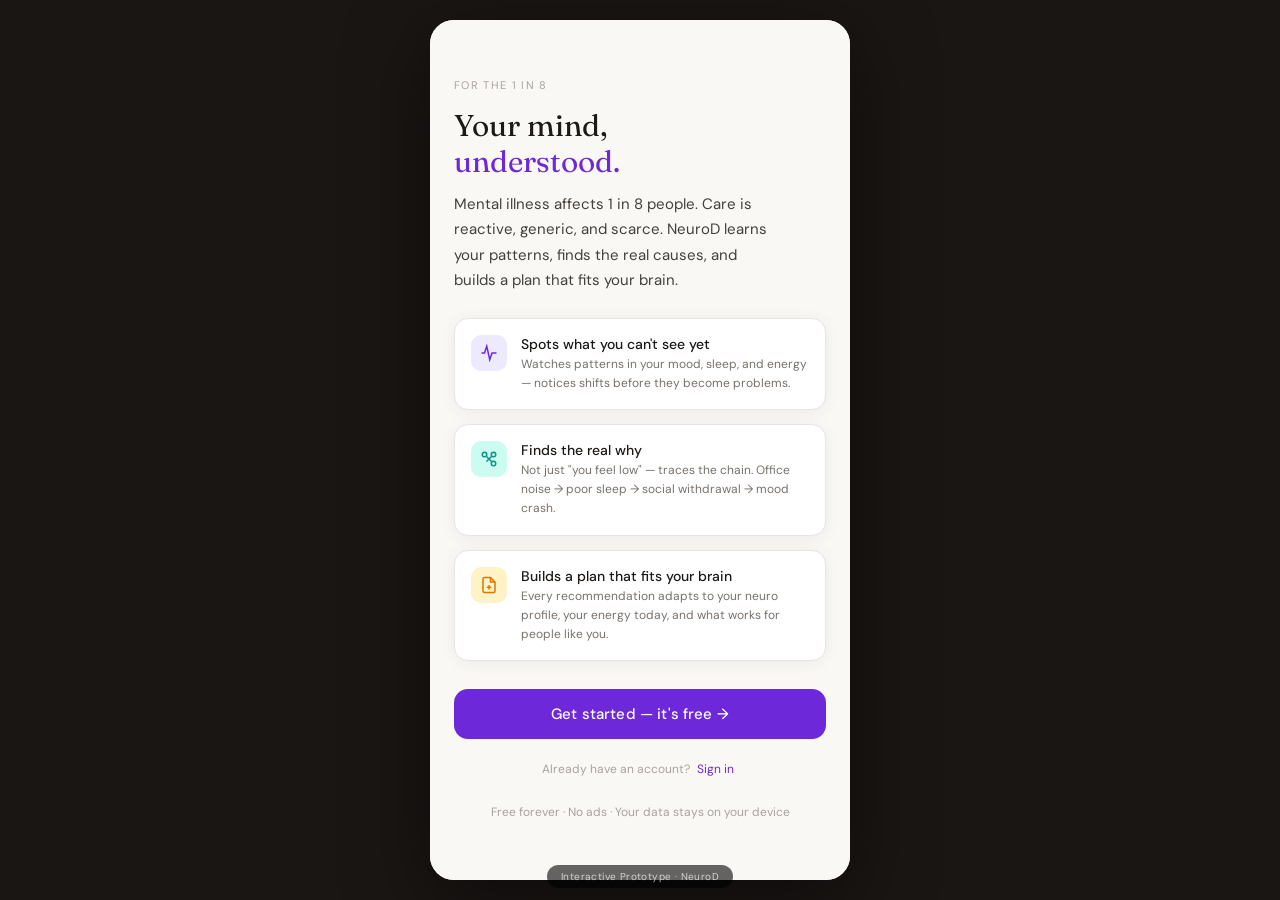
<file: PROTOTYPE.html>
<!DOCTYPE html>
<html lang="en">
<head>
<meta charset="UTF-8">
<meta name="viewport" content="width=device-width, initial-scale=1.0, viewport-fit=cover">
<title>NeuroD — Prototype</title>
<link rel="preconnect" href="https://fonts.googleapis.com">
<link href="https://fonts.googleapis.com/css2?family=Fraunces:ital,opsz,wght@0,9..144,300;0,9..144,400;0,9..144,500;1,9..144,300&family=DM+Sans:wght@300;400;500;600&display=swap" rel="stylesheet">
<style>
  :root {
    --cream: #FAF8F4;
    --white: #FFFFFF;
    --purple: #6D28D9;
    --purple-light: #EDE9FE;
    --purple-mid: #8B5CF6;
    --purple-deep: #5B21B6;
    --teal: #0D9488;
    --teal-light: #CCFBF1;
    --amber: #D97706;
    --amber-light: #FEF3C7;
    --orange: #EA580C;
    --rose: #BE185D;
    --text-dark: #1C1917;
    --text-mid: #44403C;
    --text-soft: #78716C;
    --text-muted: #A8A29E;
    --border: #E7E5E4;
    --border-soft: #F5F5F4;
    --shadow: 0 2px 16px rgba(0,0,0,0.06);
    --shadow-lg: 0 8px 40px rgba(0,0,0,0.10);
    --r: 14px;
    --r-sm: 8px;
  }

  * { box-sizing: border-box; margin: 0; padding: 0; }
  html, body { height: 100%; font-family: 'DM Sans', sans-serif; background: #1a1614; }
  body { display: flex; align-items: center; justify-content: center; min-height: 100vh; padding: 16px; }

  #shell {
    width: 100%; max-width: 420px; height: 100vh; max-height: 860px;
    margin: 0 auto; position: relative; overflow: hidden;
    background: var(--cream); border-radius: 24px;
    box-shadow: 0 20px 80px rgba(0,0,0,0.5);
    display: flex; flex-direction: column;
  }

  /* Screens */
  .screen {
    position: absolute; inset: 0; overflow-y: auto; overflow-x: hidden;
    background: var(--cream);
    transition: transform 0.35s cubic-bezier(0.4,0,0.2,1), opacity 0.3s ease;
    display: flex; flex-direction: column;
  }
  .screen.hidden { transform: translateX(100%); opacity: 0; pointer-events: none; }
  .screen.prev { transform: translateX(-40%); opacity: 0; pointer-events: none; }

  /* Nav */
  .nav {
    position: sticky; top: 0; z-index: 10;
    background: rgba(250,248,244,0.92); backdrop-filter: blur(12px);
    padding: 14px 20px 10px;
    border-bottom: 1px solid var(--border-soft);
    display: flex; align-items: center; gap: 10px;
  }
  .nav-back {
    width: 32px; height: 32px; border-radius: 50%;
    background: var(--border-soft); border: none; cursor: pointer;
    display: flex; align-items: center; justify-content: center;
    font-size: 14px; color: var(--text-mid); flex-shrink: 0;
  }
  .nav-back:hover { background: var(--border); }
  .nav-title { font-family: 'Fraunces', serif; font-size: 16px; font-weight: 400; color: var(--text-dark); }
  .nav-step { margin-left: auto; font-size: 12px; color: var(--text-muted); }

  /* Celebration banner */
  .celebration {
    background: linear-gradient(90deg, #7C3AED11, #0D948811, #D9770611, #E85D2411);
    border-bottom: 1px solid var(--border-soft);
    padding: 8px 20px;
    display: flex; align-items: center; gap: 8px; font-size: 11px; color: var(--text-mid);
  }
  .celebration strong { color: var(--purple); font-weight: 500; }

  /* Typography */
  h1 { font-family: 'Fraunces', serif; font-size: 28px; font-weight: 400; line-height: 1.25; color: var(--text-dark); }
  h2 { font-family: 'Fraunces', serif; font-size: 21px; font-weight: 400; line-height: 1.3; color: var(--text-dark); }
  h3 { font-family: 'Fraunces', serif; font-size: 17px; font-weight: 400; color: var(--text-dark); }
  p { font-size: 14px; line-height: 1.75; color: var(--text-mid); }
  .small { font-size: 12px; color: var(--text-soft); line-height: 1.6; }
  .muted { color: var(--text-muted); }

  /* Buttons */
  .btn-primary {
    width: 100%; padding: 15px 20px; border-radius: var(--r);
    background: var(--purple); color: white; border: none;
    font-family: 'DM Sans', sans-serif; font-size: 15px; font-weight: 500;
    cursor: pointer; transition: all 0.2s; letter-spacing: 0.01em;
  }
  .btn-primary:hover { background: var(--purple-deep); transform: translateY(-1px); box-shadow: 0 4px 20px rgba(109,40,217,0.3); }
  .btn-secondary {
    width: 100%; padding: 13px 20px; border-radius: var(--r);
    background: transparent; color: var(--purple); border: 1.5px solid var(--purple-mid);
    font-family: 'DM Sans', sans-serif; font-size: 14px; font-weight: 500;
    cursor: pointer; transition: all 0.2s;
  }
  .btn-secondary:hover { background: var(--purple-light); }
  .btn-ghost {
    background: none; border: none; cursor: pointer;
    font-family: 'DM Sans', sans-serif; font-size: 14px;
    color: var(--text-soft); padding: 8px 4px;
  }
  .btn-ghost:hover { color: var(--text-dark); }

  /* Cards */
  .card { background: white; border-radius: var(--r); border: 1px solid var(--border); padding: 18px; box-shadow: var(--shadow); }
  .card-soft { background: var(--border-soft); border-radius: var(--r); padding: 16px; border: 1px solid var(--border); }

  /* Pills */
  .pill {
    display: inline-flex; align-items: center; gap: 5px;
    padding: 5px 12px; border-radius: 99px;
    font-size: 12px; font-weight: 500; cursor: pointer;
    border: 1.5px solid transparent; transition: all 0.18s; user-select: none;
  }
  .pill-outline { border-color: var(--border); color: var(--text-mid); background: white; }
  .pill-outline:hover { border-color: var(--purple-mid); color: var(--purple); }
  .pill-selected { border-color: var(--purple); color: var(--purple); background: var(--purple-light); }
  .pill-teal { border-color: var(--teal); color: var(--teal); background: var(--teal-light); }

  /* Mood grid */
  .mood-grid { display: grid; grid-template-columns: repeat(5,1fr); gap: 8px; }
  .mood-btn {
    aspect-ratio: 1; border-radius: var(--r-sm); border: 1.5px solid var(--border);
    background: white; cursor: pointer; display: flex; flex-direction: column;
    align-items: center; justify-content: center; gap: 3px; transition: all 0.18s; font-size: 20px;
  }
  .mood-btn span { font-size: 10px; color: var(--text-muted); }
  .mood-btn:hover { border-color: var(--purple-mid); transform: scale(1.05); }
  .mood-btn.selected { border-color: var(--purple); background: var(--purple-light); }

  /* Pulse grid — 3x3 */
  .pulse-grid { display: grid; grid-template-columns: repeat(3,1fr); gap: 10px; }
  .pulse-btn {
    aspect-ratio: 1; border-radius: 12px; border: 1.5px solid var(--border);
    background: white; cursor: pointer; display: flex; flex-direction: column;
    align-items: center; justify-content: center; gap: 4px; transition: all 0.2s; font-size: 28px;
  }
  .pulse-btn .pulse-label { font-size: 11px; color: var(--text-soft); font-weight: 400; }
  .pulse-btn:hover { border-color: var(--purple-mid); transform: scale(1.04); background: var(--purple-light); }
  .pulse-btn:active { transform: scale(0.97); }

  /* Sleep track */
  .sleep-track { display: flex; gap: 6px; justify-content: space-between; }
  .sleep-btn {
    flex: 1; padding: 9px 2px; border-radius: var(--r-sm);
    border: 1.5px solid var(--border); background: white; cursor: pointer;
    font-size: 12px; color: var(--text-soft); text-align: center; transition: all 0.18s;
  }
  .sleep-btn:hover { border-color: var(--teal); color: var(--teal); }
  .sleep-btn.selected { border-color: var(--teal); background: var(--teal-light); color: var(--teal); }

  /* Toggle row */
  .toggle-row { display: flex; gap: 6px; }
  .toggle-btn {
    flex: 1; padding: 9px 8px; border-radius: var(--r-sm);
    border: 1.5px solid var(--border); background: white; cursor: pointer;
    font-size: 12px; color: var(--text-soft); text-align: center; transition: all 0.18s;
    font-family: 'DM Sans', sans-serif;
  }
  .toggle-btn:hover { border-color: var(--teal); }
  .toggle-btn.selected { border-color: var(--teal); background: var(--teal-light); color: var(--teal); font-weight: 500; }

  /* Progress dots */
  .progress-dots { display: flex; gap: 6px; justify-content: center; margin: 8px 0; }
  .dot { width: 6px; height: 6px; border-radius: 50%; background: var(--border); transition: all 0.2s; }
  .dot.active { width: 20px; border-radius: 3px; background: var(--purple); }
  .dot.done { background: var(--purple-light); border: 1px solid var(--purple); }

  /* Strength tags */
  .strength-row { display: flex; gap: 8px; flex-wrap: wrap; }
  .strength-tag {
    padding: 5px 10px; border-radius: 99px; font-size: 11px; font-weight: 500;
    display: flex; align-items: center; gap: 4px;
  }
  .st-purple { background: var(--purple-light); color: var(--purple); }
  .st-teal { background: var(--teal-light); color: var(--teal); }
  .st-amber { background: var(--amber-light); color: var(--amber); }
  .st-rose { background: #FCE7F3; color: var(--rose); }

  /* Signal chip */
  .signal-chip {
    display: inline-flex; align-items: center; gap: 5px;
    padding: 4px 10px; border-radius: 99px; font-size: 11px; font-weight: 500;
  }
  .sc-good { background: var(--teal-light); color: var(--teal); }
  .sc-watch { background: var(--amber-light); color: var(--amber); }
  .sc-act { background: #FFEDD5; color: var(--orange); }

  /* Causal chain */
  .causal-step {
    display: flex; align-items: center; gap: 10px; padding: 8px 0;
  }
  .causal-node {
    width: 32px; height: 32px; border-radius: 8px;
    display: flex; align-items: center; justify-content: center;
    font-size: 14px; flex-shrink: 0;
  }
  .causal-arrow { margin-left: 14px; font-size: 16px; color: var(--text-muted); line-height: 1; }
  .causal-label { font-size: 12px; color: var(--text-mid); flex: 1; }
  .causal-lag { font-size: 10px; color: var(--teal); font-weight: 500; background: var(--teal-light); padding: 2px 6px; border-radius: 4px; }

  /* Chat */
  .bubble-ai {
    background: white; border: 1px solid var(--border);
    border-radius: 16px 16px 16px 4px; padding: 12px 14px;
    font-size: 13px; line-height: 1.65; color: var(--text-mid); max-width: 88%;
  }
  .bubble-user {
    background: var(--purple); border-radius: 16px 16px 4px 16px;
    padding: 10px 14px; font-size: 13px; line-height: 1.55; color: white;
    max-width: 80%; margin-left: auto;
  }
  .typing-dots { display: flex; gap: 4px; padding: 12px 14px; }
  .typing-dot { width: 6px; height: 6px; border-radius: 50%; background: var(--text-muted); animation: bounce 1.2s ease-in-out infinite; }
  .typing-dot:nth-child(2) { animation-delay: 0.2s; }
  .typing-dot:nth-child(3) { animation-delay: 0.4s; }
  @keyframes bounce { 0%,80%,100%{transform:translateY(0);opacity:0.4} 40%{transform:translateY(-6px);opacity:1} }

  /* Intervention cards */
  .intervention { border: 1px solid var(--border); border-radius: var(--r); overflow: hidden; background: white; margin-bottom: 10px; }
  .int-head { padding: 13px 15px; display: flex; align-items: center; gap: 10px; cursor: pointer; transition: background 0.15s; }
  .int-head:hover { background: var(--border-soft); }
  .int-icon { width: 32px; height: 32px; border-radius: 8px; display: flex; align-items: center; justify-content: center; font-size: 15px; flex-shrink: 0; }
  .int-title { font-size: 13px; font-weight: 500; color: var(--text-dark); flex: 1; }
  .int-effort { font-size: 10px; padding: 2px 7px; border-radius: 99px; }
  .eff-low { background: var(--teal-light); color: var(--teal); }
  .eff-mid { background: var(--amber-light); color: var(--amber); }
  .int-body { padding: 0 15px 13px; font-size: 12px; color: var(--text-soft); line-height: 1.65; display: none; }
  .int-body.open { display: block; }

  /* Tab bar */
  .tab-bar {
    display: flex; border-top: 1px solid var(--border);
    background: rgba(250,248,244,0.96); backdrop-filter: blur(8px);
    padding: 8px 0 4px; flex-shrink: 0; position: sticky; bottom: 0;
  }
  .tab-item {
    flex: 1; display: flex; flex-direction: column; align-items: center;
    gap: 3px; padding: 6px 4px; cursor: pointer; border: none; background: none;
    font-family: 'DM Sans', sans-serif;
  }
  .tab-icon { font-size: 20px; }
  .tab-label { font-size: 9px; font-weight: 500; letter-spacing: 0.03em; color: var(--text-muted); text-transform: uppercase; }
  .tab-item.active .tab-label { color: var(--purple); }

  /* Section heads */
  .section-head { display: flex; align-items: center; gap: 8px; margin-bottom: 10px; }
  .section-icon { width: 28px; height: 28px; border-radius: 8px; display: flex; align-items: center; justify-content: center; font-size: 13px; flex-shrink: 0; }

  /* Textarea */
  textarea {
    width: 100%; border: 1.5px solid var(--border); border-radius: var(--r-sm);
    padding: 12px; font-family: 'DM Sans', sans-serif; font-size: 13px;
    line-height: 1.65; color: var(--text-dark); background: white; resize: none;
  }
  textarea:focus { outline: none; border-color: var(--purple-mid); }
  textarea::placeholder { color: var(--text-muted); }

  /* Sparkline bar chart */
  .spark-bar { display: flex; align-items: flex-end; gap: 4px; height: 44px; }
  .spark-col { flex: 1; border-radius: 3px 3px 0 0; transition: height 0.6s ease; min-width: 0; }

  /* Scroll area */
  .scroll-content { flex: 1; overflow-y: auto; padding: 20px; }
  .scroll-content::-webkit-scrollbar { width: 4px; }
  .scroll-content::-webkit-scrollbar-thumb { background: var(--border); border-radius: 2px; }

  /* Animations */
  @keyframes fadeUp { from { opacity:0; transform:translateY(16px); } to { opacity:1; transform:translateY(0); } }
  .fade-up { animation: fadeUp 0.45s ease both; }
  .fade-up-2 { animation: fadeUp 0.45s 0.1s ease both; }
  .fade-up-3 { animation: fadeUp 0.45s 0.2s ease both; }
  .fade-up-4 { animation: fadeUp 0.45s 0.3s ease both; }
  .fade-up-5 { animation: fadeUp 0.45s 0.4s ease both; }

  /* Breathing animation */
  @keyframes breathe { 0%,100% { transform: scale(0.6); opacity: 0.5; } 50% { transform: scale(1); opacity: 1; } }
  .breath-circle {
    width: 160px; height: 160px; border-radius: 50%;
    background: radial-gradient(circle, var(--teal-light) 0%, var(--teal) 100%);
    animation: breathe 8s ease-in-out infinite;
    display: flex; align-items: center; justify-content: center;
    font-family: 'Fraunces', serif; font-size: 15px; color: white; font-weight: 300;
  }

  /* Safety footer */
  .safety-footer {
    border-top: 1px solid var(--border-soft); padding-top: 12px; margin-top: 16px;
  }

  /* Prototype badge */
  .proto-badge {
    position: fixed; bottom: 12px; left: 50%; transform: translateX(-50%);
    background: rgba(0,0,0,0.6); color: rgba(255,255,255,0.7); font-size: 10px;
    padding: 5px 14px; border-radius: 99px; pointer-events: none; z-index: 999;
    font-family: 'DM Sans', sans-serif; letter-spacing: 0.04em;
  }

  /* Pulse FAB */
  .pulse-fab {
    position: fixed; bottom: 80px; right: 24px; width: 52px; height: 52px;
    border-radius: 50%; background: var(--purple); border: none;
    box-shadow: 0 4px 20px rgba(109,40,217,0.4);
    display: flex; align-items: center; justify-content: center;
    font-size: 22px; cursor: pointer; z-index: 50;
    animation: pulse-glow 2.5s ease-in-out infinite;
  }
  @keyframes pulse-glow {
    0%, 100% { box-shadow: 0 4px 20px rgba(109,40,217,0.3); }
    50% { box-shadow: 0 4px 30px rgba(109,40,217,0.5); }
  }
  .pulse-fab:active { transform: scale(0.93); }
</style>
</head>
<body>

<div id="shell">

  <!-- ══════════════════════════════════════
       SCREEN 0: Landing
  ══════════════════════════════════════ -->
  <div class="screen" id="s0">
    <div class="scroll-content" style="display:flex;flex-direction:column;justify-content:center;min-height:100%;padding:28px 24px;">

      <div class="fade-up" style="margin-bottom:24px;">
        <div style="font-size:11px;letter-spacing:0.12em;color:var(--text-muted);text-transform:uppercase;margin-bottom:16px;">For the 1 in 8</div>
        <h1 style="font-size:30px;line-height:1.2;margin-bottom:12px;">Your mind,<br><em style="color:var(--purple);font-style:normal;">understood.</em></h1>
        <p style="font-size:15px;line-height:1.7;color:var(--text-mid);max-width:320px;">Mental illness affects 1 in 8 people. Care is reactive, generic, and scarce. NeuroD learns your patterns, finds the real causes, and builds a plan that fits your brain.</p>
      </div>

      <div class="fade-up-2" style="display:flex;flex-direction:column;gap:14px;margin-bottom:28px;">
        <div class="card" style="display:flex;gap:14px;align-items:flex-start;padding:16px;">
          <div style="width:36px;height:36px;border-radius:10px;background:var(--purple-light);display:flex;align-items:center;justify-content:center;flex-shrink:0;">
            <svg width="18" height="18" viewBox="0 0 24 24" fill="none" stroke="var(--purple)" stroke-width="2"><path d="M2 12h4l3-9 4 18 3-9h6"/></svg>
          </div>
          <div>
            <div style="font-size:14px;font-weight:500;color:var(--text-dark);margin-bottom:2px;">Spots what you can't see yet</div>
            <div class="small">Watches patterns in your mood, sleep, and energy — notices shifts before they become problems.</div>
          </div>
        </div>
        <div class="card" style="display:flex;gap:14px;align-items:flex-start;padding:16px;">
          <div style="width:36px;height:36px;border-radius:10px;background:var(--teal-light);display:flex;align-items:center;justify-content:center;flex-shrink:0;">
            <svg width="18" height="18" viewBox="0 0 24 24" fill="none" stroke="var(--teal)" stroke-width="2"><circle cx="6" cy="6" r="3"/><circle cx="18" cy="18" r="3"/><path d="M8.6 8.6L15.4 15.4"/><circle cx="18" cy="6" r="3"/><path d="M15.4 8.6L8.6 15.4"/></svg>
          </div>
          <div>
            <div style="font-size:14px;font-weight:500;color:var(--text-dark);margin-bottom:2px;">Finds the real why</div>
            <div class="small">Not just "you feel low" — traces the chain. Office noise → poor sleep → social withdrawal → mood crash.</div>
          </div>
        </div>
        <div class="card" style="display:flex;gap:14px;align-items:flex-start;padding:16px;">
          <div style="width:36px;height:36px;border-radius:10px;background:var(--amber-light);display:flex;align-items:center;justify-content:center;flex-shrink:0;">
            <svg width="18" height="18" viewBox="0 0 24 24" fill="none" stroke="var(--amber)" stroke-width="2"><path d="M14 2H6a2 2 0 00-2 2v16a2 2 0 002 2h12a2 2 0 002-2V8z"/><polyline points="14 2 14 8 20 8"/><line x1="12" y1="18" x2="12" y2="12"/><line x1="9" y1="15" x2="15" y2="15"/></svg>
          </div>
          <div>
            <div style="font-size:14px;font-weight:500;color:var(--text-dark);margin-bottom:2px;">Builds a plan that fits your brain</div>
            <div class="small">Every recommendation adapts to your neuro profile, your energy today, and what works for people like you.</div>
          </div>
        </div>
      </div>

      <div class="fade-up-3" style="display:flex;flex-direction:column;gap:8px;">
        <button class="btn-primary" onclick="go(1)">Get started — it's free →</button>
        <div style="text-align:center;padding:6px 0;">
          <span class="small muted">Already have an account? </span>
          <button class="btn-ghost" onclick="go(5)" style="font-size:12px;color:var(--purple);">Sign in</button>
        </div>
        <div class="small muted" style="text-align:center;padding-top:4px;">Free forever · No ads · Your data stays on your device</div>
      </div>
    </div>
  </div>

  <!-- ══════════════════════════════════════
       SCREEN 1: Profile — How your mind works
  ══════════════════════════════════════ -->
  <div class="screen hidden" id="s1">
    <div class="nav">
      <button class="nav-back" onclick="go(0)">←</button>
      <div class="nav-title">Your Profile</div>
      <div class="nav-step">1 of 3</div>
    </div>
    <div style="padding:4px 20px 6px;display:flex;gap:4px;">
      <div class="dot active"></div><div class="dot"></div><div class="dot"></div>
    </div>
    <div class="scroll-content">
      <h2 style="margin-bottom:8px;">How does your<br>mind work?</h2>
      <p style="margin-bottom:20px;">Select everything that resonates. No diagnosis needed — you can always change this later.</p>

      <div style="display:flex;flex-wrap:wrap;gap:8px;margin-bottom:24px;">
        <span class="pill pill-outline" onclick="togglePill(this)">🧠 ADHD</span>
        <span class="pill pill-outline" onclick="togglePill(this)">✦ Autistic</span>
        <span class="pill pill-outline" onclick="togglePill(this)">📖 Dyslexia</span>
        <span class="pill pill-outline" onclick="togglePill(this)">🎯 Dyspraxia</span>
        <span class="pill pill-outline" onclick="togglePill(this)">🔢 Dyscalculia</span>
        <span class="pill pill-outline" onclick="togglePill(this)">⚡ Tourette's</span>
        <span class="pill pill-outline" onclick="togglePill(this)">🌊 Sensory SPD</span>
        <span class="pill pill-outline" onclick="togglePill(this)">♾️ AuDHD</span>
        <span class="pill pill-outline" onclick="togglePill(this)">🤷 Not sure yet</span>
        <span class="pill pill-outline" onclick="togglePill(this)">💡 Just exploring</span>
      </div>

      <div class="card-soft" style="margin-bottom:20px;">
        <div style="font-size:12px;font-weight:500;color:var(--text-soft);margin-bottom:6px;letter-spacing:0.03em;text-transform:uppercase;">Your pronouns</div>
        <div class="toggle-row">
          <button class="toggle-btn selected" onclick="selectToggle(this)">they/them</button>
          <button class="toggle-btn" onclick="selectToggle(this)">she/her</button>
          <button class="toggle-btn" onclick="selectToggle(this)">he/him</button>
          <button class="toggle-btn" onclick="selectToggle(this)">other</button>
        </div>
      </div>

      <div style="margin-bottom:20px;">
        <div style="font-size:12px;font-weight:500;color:var(--text-soft);margin-bottom:8px;letter-spacing:0.03em;text-transform:uppercase;">How would you like NeuroD to talk to you?</div>
        <div class="toggle-row">
          <button class="toggle-btn" onclick="selectToggle(this)">Simple & clear</button>
          <button class="toggle-btn selected" onclick="selectToggle(this)">Friendly</button>
          <button class="toggle-btn" onclick="selectToggle(this)">Clinical</button>
        </div>
      </div>

      <button class="btn-primary" onclick="go(2)">Next: my strengths →</button>
      <div style="text-align:center;margin-top:10px;"><button class="btn-ghost" onclick="go(2)">Skip for now</button></div>
    </div>
  </div>

  <!-- ══════════════════════════════════════
       SCREEN 2: Profile — Strengths
  ══════════════════════════════════════ -->
  <div class="screen hidden" id="s2">
    <div class="nav">
      <button class="nav-back" onclick="go(1)">←</button>
      <div class="nav-title">My Strengths</div>
      <div class="nav-step">2 of 3</div>
    </div>
    <div style="padding:4px 20px 6px;display:flex;gap:4px;">
      <div class="dot done"></div><div class="dot active"></div><div class="dot"></div>
    </div>
    <div class="scroll-content">
      <h2 style="margin-bottom:8px;">What are you<br><em style="color:var(--teal);">brilliant</em> at?</h2>
      <p style="margin-bottom:20px;">Tap everything that feels true. Your plan will lead with these.</p>

      <div style="display:flex;flex-wrap:wrap;gap:8px;margin-bottom:24px;">
        <span class="pill pill-selected" onclick="togglePill(this)">⚡ Hyperfocus</span>
        <span class="pill pill-outline" onclick="togglePill(this)">🎨 Creative thinking</span>
        <span class="pill pill-selected" onclick="togglePill(this)">🔍 Pattern recognition</span>
        <span class="pill pill-outline" onclick="togglePill(this)">💡 Innovative ideas</span>
        <span class="pill pill-selected" onclick="togglePill(this)">❤️ Deep empathy</span>
        <span class="pill pill-outline" onclick="togglePill(this)">🧩 Systems thinking</span>
        <span class="pill pill-outline" onclick="togglePill(this)">🗣 Verbal expression</span>
        <span class="pill pill-outline" onclick="togglePill(this)">🔮 Intuition</span>
        <span class="pill pill-selected" onclick="togglePill(this)">🌱 Sensory awareness</span>
        <span class="pill pill-outline" onclick="togglePill(this)">📐 Visual-spatial</span>
        <span class="pill pill-outline" onclick="togglePill(this)">📚 Deep knowledge</span>
        <span class="pill pill-outline" onclick="togglePill(this)">🤸 Adaptability</span>
      </div>

      <div class="card" style="margin-bottom:20px;border-left:3px solid var(--teal);border-radius:0 var(--r) var(--r) 0;">
        <div style="font-size:12px;color:var(--teal);font-weight:500;margin-bottom:4px;">Your strength profile</div>
        <div class="strength-row">
          <span class="strength-tag st-purple">⚡ Hyperfocus</span>
          <span class="strength-tag st-teal">🔍 Patterns</span>
          <span class="strength-tag st-rose">❤️ Empathy</span>
          <span class="strength-tag st-amber">🌱 Sensory</span>
        </div>
        <div class="small muted" style="margin-top:8px;">Every recommendation will build on what you're already good at.</div>
      </div>

      <button class="btn-primary" onclick="go(3)">Next: support needs →</button>
    </div>
  </div>

  <!-- ══════════════════════════════════════
       SCREEN 3: Profile — Support needs
  ══════════════════════════════════════ -->
  <div class="screen hidden" id="s3">
    <div class="nav">
      <button class="nav-back" onclick="go(2)">←</button>
      <div class="nav-title">Support Needs</div>
      <div class="nav-step">3 of 3</div>
    </div>
    <div style="padding:4px 20px 6px;display:flex;gap:4px;">
      <div class="dot done"></div><div class="dot done"></div><div class="dot active"></div>
    </div>
    <div class="scroll-content">
      <h2 style="margin-bottom:8px;">What does <em style="color:var(--amber);">support</em><br>look like for you?</h2>
      <p style="margin-bottom:20px;">This helps NeuroD adapt every recommendation. No judgement, just understanding.</p>

      <div style="display:flex;flex-wrap:wrap;gap:8px;margin-bottom:20px;">
        <span class="pill pill-selected" onclick="togglePill(this)">😴 Sleep regulation</span>
        <span class="pill pill-selected" onclick="togglePill(this)">🔊 Sensory overload</span>
        <span class="pill pill-outline" onclick="togglePill(this)">📋 Executive function</span>
        <span class="pill pill-outline" onclick="togglePill(this)">💬 Social battery</span>
        <span class="pill pill-selected" onclick="togglePill(this)">😰 Anxiety</span>
        <span class="pill pill-outline" onclick="togglePill(this)">💊 Medication timing</span>
        <span class="pill pill-outline" onclick="togglePill(this)">📅 Routine building</span>
        <span class="pill pill-outline" onclick="togglePill(this)">🥘 Eating patterns</span>
        <span class="pill pill-outline" onclick="togglePill(this)">🏥 GP communication</span>
      </div>

      <div class="card-soft" style="margin-bottom:20px;">
        <div style="font-size:12px;font-weight:500;color:var(--text-soft);margin-bottom:6px;letter-spacing:0.03em;text-transform:uppercase;">Crisis support</div>
        <p class="small" style="margin-bottom:10px;">If your wellbeing dips significantly, would you like NeuroD to show support contacts?</p>
        <div class="toggle-row">
          <button class="toggle-btn selected" onclick="selectToggle(this)">Yes please</button>
          <button class="toggle-btn" onclick="selectToggle(this)">Ask me then</button>
          <button class="toggle-btn" onclick="selectToggle(this)">No thanks</button>
        </div>
      </div>

      <button class="btn-primary" onclick="go(4)">Create my profile ✦</button>
      <div class="small muted" style="text-align:center;margin-top:10px;">Encrypted. Stored on your device. Only you can see it.</div>
    </div>
  </div>

  <!-- ══════════════════════════════════════
       SCREEN 4: Profile created
  ══════════════════════════════════════ -->
  <div class="screen hidden" id="s4">
    <div class="scroll-content" style="display:flex;flex-direction:column;justify-content:center;align-items:center;text-align:center;min-height:100%;">
      <div style="font-size:64px;margin-bottom:20px;" class="fade-up">♾️</div>
      <h2 class="fade-up-2" style="margin-bottom:10px;">You're set, Alex.</h2>
      <p class="fade-up-3" style="max-width:280px;margin-bottom:28px;">NeuroD now knows your strengths and how to adapt for your mind. Let's start understanding your patterns.</p>

      <div class="fade-up-4" style="background:var(--purple-light);border-radius:var(--r);padding:16px 20px;margin-bottom:28px;max-width:320px;width:100%;">
        <div style="font-size:12px;color:var(--purple);font-weight:500;margin-bottom:8px;">Your Profile</div>
        <div class="strength-row" style="justify-content:center;">
          <span class="strength-tag st-purple">♾️ AuDHD</span>
          <span class="strength-tag st-teal">⚡ Hyperfocus</span>
          <span class="strength-tag st-rose">❤️ Empathy</span>
          <span class="strength-tag st-amber">🔍 Patterns</span>
        </div>
      </div>

      <div class="fade-up-5" style="width:100%;max-width:320px;display:flex;flex-direction:column;gap:8px;">
        <button class="btn-primary" onclick="go(5)">Go to my dashboard →</button>
        <button class="btn-secondary" onclick="go(6)">Do my first check-in</button>
      </div>
    </div>
  </div>

  <!-- ══════════════════════════════════════
       SCREEN 5: Dashboard
  ══════════════════════════════════════ -->
  <div class="screen hidden" id="s5">
    <div class="celebration">
      <span style="font-size:16px;">♾️</span>
      <span><strong>Neurodiversity Month</strong> · Your strengths are being celebrated</span>
    </div>
    <div style="padding:16px 20px 8px;display:flex;align-items:center;justify-content:space-between;">
      <div>
        <div class="small muted">Good morning</div>
        <h2 style="font-size:18px;">Alex 👋</h2>
      </div>
      <div style="width:38px;height:38px;border-radius:50%;background:var(--purple-light);display:flex;align-items:center;justify-content:center;font-size:15px;font-weight:500;color:var(--purple);cursor:pointer;" onclick="go(12)">A</div>
    </div>
    <div class="scroll-content" style="padding-top:4px;">

      <!-- Wellbeing snapshot -->
      <div class="card fade-up" style="margin-bottom:12px;cursor:pointer;" onclick="go(8)">
        <div style="display:flex;align-items:center;gap:14px;">
          <div style="width:56px;height:56px;border-radius:14px;background:var(--amber-light);display:flex;align-items:center;justify-content:center;flex-shrink:0;">
            <svg width="28" height="28" viewBox="0 0 24 24" fill="none" stroke="var(--amber)" stroke-width="2"><path d="M2 12h4l3-9 4 18 3-9h6"/></svg>
          </div>
          <div style="flex:1;">
            <div style="display:flex;align-items:center;gap:6px;margin-bottom:4px;">
              <div style="font-size:13px;font-weight:500;color:var(--text-dark);">What we're noticing</div>
              <span class="signal-chip sc-watch">Watch</span>
            </div>
            <p class="small" style="margin-bottom:4px;">Sleep has been shorter than your usual this week. That's the main signal right now.</p>
            <div style="font-size:11px;color:var(--purple);font-weight:500;">See full insights →</div>
          </div>
        </div>
      </div>

      <!-- Weekly focus -->
      <div class="card fade-up-2" style="margin-bottom:12px;border-left:3px solid var(--teal);border-radius:0 var(--r) var(--r) 0;cursor:pointer;" onclick="go(9)">
        <div style="font-size:11px;color:var(--teal);font-weight:500;text-transform:uppercase;letter-spacing:0.05em;margin-bottom:6px;">This week's focus</div>
        <div style="font-size:14px;font-weight:500;color:var(--text-dark);margin-bottom:4px;">Try dimming lights 1 hour before bed</div>
        <p class="small">Based on your patterns, this one change has the highest chance of improving your sleep and mood this week.</p>
        <div style="margin-top:8px;font-size:11px;color:var(--purple);">See full plan →</div>
      </div>

      <!-- Check-in prompt -->
      <button class="btn-secondary fade-up-3" style="margin-bottom:12px;" onclick="go(6)">📓 How are you today?</button>

      <!-- 7-day mood sparkline -->
      <div class="card-soft fade-up-4" style="margin-bottom:12px;">
        <div style="font-size:12px;font-weight:500;color:var(--text-soft);margin-bottom:10px;text-transform:uppercase;letter-spacing:0.04em;">Your mood · last 7 days</div>
        <div class="spark-bar">
          <div class="spark-col" style="height:60%;background:var(--border);"></div>
          <div class="spark-col" style="height:75%;background:var(--teal);"></div>
          <div class="spark-col" style="height:55%;background:var(--amber);"></div>
          <div class="spark-col" style="height:45%;background:var(--amber);"></div>
          <div class="spark-col" style="height:50%;background:var(--amber);"></div>
          <div class="spark-col" style="height:65%;background:var(--teal);"></div>
          <div class="spark-col" style="height:70%;background:var(--teal);"></div>
        </div>
        <div style="display:flex;justify-content:space-between;margin-top:6px;">
          <span class="small muted">Mon</span><span class="small muted">Tue</span><span class="small muted">Wed</span><span class="small muted">Thu</span><span class="small muted">Fri</span><span class="small muted">Sat</span><span class="small muted">Sun</span>
        </div>
      </div>

      <!-- Data progress -->
      <div class="card-soft fade-up-5" style="margin-bottom:12px;">
        <div style="display:flex;justify-content:space-between;align-items:center;margin-bottom:8px;">
          <div style="font-size:12px;font-weight:500;color:var(--text-soft);">Your data is building</div>
          <div style="font-size:11px;color:var(--purple);font-weight:500;">18 of 30 days</div>
        </div>
        <div style="height:6px;border-radius:3px;background:var(--border);overflow:hidden;">
          <div style="width:60%;height:100%;background:var(--purple);border-radius:3px;transition:width 1s ease;"></div>
        </div>
        <div class="small muted" style="margin-top:6px;">At 30 days, NeuroD can start finding deeper causes behind your patterns.</div>
      </div>

    </div>
    <div class="tab-bar">
      <button class="tab-item active" onclick="go(5)"><span class="tab-icon">🏠</span><span class="tab-label">Home</span></button>
      <button class="tab-item" onclick="go(6)"><span class="tab-icon">📓</span><span class="tab-label">Check-in</span></button>
      <button class="tab-item" onclick="go(8)"><span class="tab-icon">📊</span><span class="tab-label">Insights</span></button>
      <button class="tab-item" onclick="go(9)"><span class="tab-icon">✦</span><span class="tab-label">Plan</span></button>
      <button class="tab-item" onclick="go(10)"><span class="tab-icon">💬</span><span class="tab-label">Chat</span></button>
    </div>
  </div>

  <!-- ══════════════════════════════════════
       SCREEN 6: Quick Pulse Check-in
  ══════════════════════════════════════ -->
  <div class="screen hidden" id="s6">
    <div class="nav">
      <button class="nav-back" onclick="go(5)">←</button>
      <div class="nav-title">Check-in</div>
    </div>
    <div class="scroll-content" style="display:flex;flex-direction:column;">
      <h2 style="margin-bottom:6px;">How are you<br>right now?</h2>
      <p style="margin-bottom:24px;">One tap is enough. Or scroll down for more detail.</p>

      <!-- Pulse grid — one tap done -->
      <div class="pulse-grid" style="margin-bottom:24px;">
        <button class="pulse-btn" onclick="pulseTap(this,2)">😶‍🌫️<span class="pulse-label">foggy</span></button>
        <button class="pulse-btn" onclick="pulseTap(this,2)">😔<span class="pulse-label">low</span></button>
        <button class="pulse-btn" onclick="pulseTap(this,3)">😰<span class="pulse-label">anxious</span></button>
        <button class="pulse-btn" onclick="pulseTap(this,4)">😕<span class="pulse-label">meh</span></button>
        <button class="pulse-btn" onclick="pulseTap(this,5)">😐<span class="pulse-label">okay</span></button>
        <button class="pulse-btn" onclick="pulseTap(this,6)">🙂<span class="pulse-label">alright</span></button>
        <button class="pulse-btn" onclick="pulseTap(this,7)">😄<span class="pulse-label">good</span></button>
        <button class="pulse-btn" onclick="pulseTap(this,8)">⚡<span class="pulse-label">energised</span></button>
        <button class="pulse-btn" onclick="pulseTap(this,9)">🌊<span class="pulse-label">flowing</span></button>
      </div>

      <!-- Saved confirmation (hidden by default) -->
      <div id="pulse-saved" style="display:none;text-align:center;padding:20px 0;">
        <div style="font-size:32px;margin-bottom:8px;">✓</div>
        <div style="font-size:14px;color:var(--teal);font-weight:500;">Saved</div>
        <div class="small muted" style="margin-top:4px;">That's all you need to do today.</div>
      </div>

      <div style="border-top:1px solid var(--border-soft);margin-top:auto;padding-top:16px;">
        <button class="btn-ghost" onclick="go(7)" style="width:100%;text-align:center;color:var(--purple);font-size:13px;">Want to share more detail? →</button>
      </div>
    </div>
    <div class="tab-bar">
      <button class="tab-item" onclick="go(5)"><span class="tab-icon">🏠</span><span class="tab-label">Home</span></button>
      <button class="tab-item active" onclick="go(6)"><span class="tab-icon">📓</span><span class="tab-label">Check-in</span></button>
      <button class="tab-item" onclick="go(8)"><span class="tab-icon">📊</span><span class="tab-label">Insights</span></button>
      <button class="tab-item" onclick="go(9)"><span class="tab-icon">✦</span><span class="tab-label">Plan</span></button>
      <button class="tab-item" onclick="go(10)"><span class="tab-icon">💬</span><span class="tab-label">Chat</span></button>
    </div>
  </div>

  <!-- ══════════════════════════════════════
       SCREEN 7: Detailed Check-in
  ══════════════════════════════════════ -->
  <div class="screen hidden" id="s7">
    <div class="nav">
      <button class="nav-back" onclick="go(6)">←</button>
      <div class="nav-title">Detailed Check-in</div>
    </div>
    <div class="scroll-content">

      <div style="margin-bottom:20px;">
        <div style="font-size:12px;font-weight:500;color:var(--text-soft);margin-bottom:8px;letter-spacing:0.03em;text-transform:uppercase;">Sleep last night</div>
        <div class="sleep-track">
          <button class="sleep-btn" onclick="selectSleep(this)">< 5h</button>
          <button class="sleep-btn" onclick="selectSleep(this)">5–6h</button>
          <button class="sleep-btn selected" onclick="selectSleep(this)">6–7h</button>
          <button class="sleep-btn" onclick="selectSleep(this)">7–8h</button>
          <button class="sleep-btn" onclick="selectSleep(this)">8h+</button>
        </div>
      </div>

      <div style="margin-bottom:20px;">
        <div style="font-size:12px;font-weight:500;color:var(--text-soft);margin-bottom:8px;letter-spacing:0.03em;text-transform:uppercase;">Energy today</div>
        <div class="mood-grid" style="grid-template-columns:repeat(5,1fr);">
          <button class="mood-btn" onclick="selectMood(this)">🪫<span>empty</span></button>
          <button class="mood-btn" onclick="selectMood(this)">😮‍💨<span>low</span></button>
          <button class="mood-btn selected" onclick="selectMood(this)">😐<span>mid</span></button>
          <button class="mood-btn" onclick="selectMood(this)">🙂<span>good</span></button>
          <button class="mood-btn" onclick="selectMood(this)">⚡<span>high</span></button>
        </div>
      </div>

      <div style="margin-bottom:20px;">
        <div style="font-size:12px;font-weight:500;color:var(--text-soft);margin-bottom:8px;letter-spacing:0.03em;text-transform:uppercase;">Social contact today</div>
        <div class="toggle-row">
          <button class="toggle-btn" onclick="selectToggle(this)">None</button>
          <button class="toggle-btn selected" onclick="selectToggle(this)">A little</button>
          <button class="toggle-btn" onclick="selectToggle(this)">Plenty</button>
        </div>
      </div>

      <div style="margin-bottom:20px;">
        <div style="font-size:12px;font-weight:500;color:var(--text-soft);margin-bottom:8px;letter-spacing:0.03em;text-transform:uppercase;">Anything on your mind? <span style="font-weight:400;color:var(--text-muted);">(optional)</span></div>
        <textarea rows="3" placeholder="Write anything — or leave blank. Both are fine."></textarea>
      </div>

      <button class="btn-primary" onclick="go(5)">Save check-in</button>
      <div class="small muted" style="text-align:center;margin-top:10px;">NeuroD analyses your patterns in the background. No extra effort needed.</div>
    </div>
  </div>

  <!-- ══════════════════════════════════════
       SCREEN 8: Insights
  ══════════════════════════════════════ -->
  <div class="screen hidden" id="s8">
    <div class="nav">
      <button class="nav-back" onclick="go(5)">←</button>
      <div class="nav-title">Insights</div>
    </div>
    <div class="scroll-content">

      <!-- Section: What we're noticing (Early Signals) -->
      <div style="margin-bottom:20px;">
        <div class="section-head">
          <div class="section-icon" style="background:var(--purple-light);">
            <svg width="14" height="14" viewBox="0 0 24 24" fill="none" stroke="var(--purple)" stroke-width="2"><path d="M2 12h4l3-9 4 18 3-9h6"/></svg>
          </div>
          <h3>What we're noticing</h3>
        </div>

        <div class="card fade-up" style="margin-bottom:10px;">
          <div style="display:flex;align-items:flex-start;gap:10px;margin-bottom:10px;">
            <span style="font-size:18px;">😴</span>
            <div style="flex:1;">
              <div style="font-size:13px;font-weight:500;color:var(--text-dark);margin-bottom:2px;">Your sleep dropped about 1.5 hours below your usual</div>
              <span class="signal-chip sc-watch" style="margin-top:4px;">Watch · 5 nights running</span>
            </div>
          </div>
          <div class="spark-bar" style="height:32px;">
            <div class="spark-col" style="height:85%;background:var(--teal);"></div>
            <div class="spark-col" style="height:80%;background:var(--teal);"></div>
            <div class="spark-col" style="height:60%;background:var(--amber);"></div>
            <div class="spark-col" style="height:50%;background:var(--amber);"></div>
            <div class="spark-col" style="height:45%;background:var(--orange);"></div>
            <div class="spark-col" style="height:50%;background:var(--amber);"></div>
            <div class="spark-col" style="height:55%;background:var(--amber);"></div>
          </div>
        </div>

        <div class="card fade-up-2" style="margin-bottom:10px;">
          <div style="display:flex;align-items:flex-start;gap:10px;">
            <span style="font-size:18px;">💙</span>
            <div>
              <div style="font-size:13px;font-weight:500;color:var(--text-dark);margin-bottom:2px;">4 days without social contact</div>
              <span class="signal-chip sc-watch" style="margin-top:4px;">Watch</span>
            </div>
          </div>
        </div>

        <div class="card fade-up-3" style="margin-bottom:10px;">
          <div style="display:flex;align-items:flex-start;gap:10px;">
            <span style="font-size:18px;">📉</span>
            <div>
              <div style="font-size:13px;font-weight:500;color:var(--text-dark);margin-bottom:2px;">Mood has been gradually dipping this week</div>
              <span class="signal-chip sc-watch" style="margin-top:4px;">Watch · 7-day trend</span>
            </div>
          </div>
        </div>

        <div class="small muted" style="margin-top:6px;">Based on your last 7 days of check-ins.</div>
      </div>

      <!-- Section: What might be behind it (Root Causes) -->
      <div style="margin-bottom:20px;">
        <div class="section-head">
          <div class="section-icon" style="background:var(--teal-light);">
            <svg width="14" height="14" viewBox="0 0 24 24" fill="none" stroke="var(--teal)" stroke-width="2"><circle cx="6" cy="6" r="3"/><circle cx="18" cy="18" r="3"/><path d="M8.6 8.6L15.4 15.4"/></svg>
          </div>
          <h3>What's behind it</h3>
          <span style="font-size:10px;color:var(--teal);background:var(--teal-light);padding:2px 8px;border-radius:4px;margin-left:auto;">Early pattern</span>
        </div>

        <div class="card fade-up-4">
          <div style="font-size:12px;color:var(--teal);font-weight:500;margin-bottom:12px;">The chain your data suggests:</div>

          <!-- Causal chain -->
          <div style="margin-bottom:14px;">
            <div class="causal-step">
              <div class="causal-node" style="background:var(--amber-light);">🔊</div>
              <div class="causal-label">Sensory load has been high (noisy environments)</div>
            </div>
            <div style="display:flex;align-items:center;gap:8px;padding:2px 0 2px 10px;">
              <div class="causal-arrow">↓</div>
              <span class="causal-lag">~2 days later</span>
            </div>
            <div class="causal-step">
              <div class="causal-node" style="background:#FEF3C7;">😴</div>
              <div class="causal-label">Sleep quality drops (duration may stay similar)</div>
            </div>
            <div style="display:flex;align-items:center;gap:8px;padding:2px 0 2px 10px;">
              <div class="causal-arrow">↓</div>
              <span class="causal-lag">next day</span>
            </div>
            <div class="causal-step">
              <div class="causal-node" style="background:#FCE7F3;">💙</div>
              <div class="causal-label">Social energy drains — harder to initiate contact</div>
            </div>
            <div style="display:flex;align-items:center;gap:8px;padding:2px 0 2px 10px;">
              <div class="causal-arrow">↓</div>
              <span class="causal-lag">~2 days later</span>
            </div>
            <div class="causal-step">
              <div class="causal-node" style="background:var(--purple-light);">📉</div>
              <div class="causal-label" style="font-weight:500;color:var(--purple);">Mood dips — but this is the outcome, not the cause</div>
            </div>
          </div>

          <div class="card-soft" style="padding:12px;border-left:3px solid var(--teal);border-radius:0 8px 8px 0;">
            <div style="font-size:11px;color:var(--teal);font-weight:500;margin-bottom:3px;">The insight</div>
            <p class="small" style="color:var(--text-mid);">The sleep isn't the root cause — the sensory overload is. Your plan now targets that first, rather than just telling you to "sleep more."</p>
          </div>

          <div class="small muted" style="margin-top:10px;">Early pattern · grows more accurate with more check-ins</div>
        </div>
      </div>

      <!-- What this means -->
      <div style="margin-bottom:16px;">
        <div class="section-head">
          <div class="section-icon" style="background:var(--amber-light);">✦</div>
          <h3>What this means for you</h3>
        </div>
        <div class="bubble-ai fade-up-5" style="max-width:100%;margin-bottom:12px;">
          The data points to <strong>sensory load as your entry point</strong> — not because your mood is "bad" but because your brain processes sensory input more intensely than most. That's not a flaw, it's how AuDHD brains work.<br><br>
          Your plan has been updated with one small change to try this week. It targets the top of the chain, not the bottom.
        </div>
        <button class="btn-primary" onclick="go(9)">See your updated plan →</button>
      </div>

      <div class="safety-footer">
        <div class="small muted" style="margin-bottom:4px;">AI-generated insight · Not clinical advice</div>
        <div class="small" style="color:var(--teal);">Talk to your GP about patterns you notice. Need support now? <strong>Samaritans 116 123</strong></div>
      </div>
    </div>
    <div class="tab-bar">
      <button class="tab-item" onclick="go(5)"><span class="tab-icon">🏠</span><span class="tab-label">Home</span></button>
      <button class="tab-item" onclick="go(6)"><span class="tab-icon">📓</span><span class="tab-label">Check-in</span></button>
      <button class="tab-item active" onclick="go(8)"><span class="tab-icon">📊</span><span class="tab-label">Insights</span></button>
      <button class="tab-item" onclick="go(9)"><span class="tab-icon">✦</span><span class="tab-label">Plan</span></button>
      <button class="tab-item" onclick="go(10)"><span class="tab-icon">💬</span><span class="tab-label">Chat</span></button>
    </div>
  </div>

  <!-- ══════════════════════════════════════
       SCREEN 9: Your Plan
  ══════════════════════════════════════ -->
  <div class="screen hidden" id="s9">
    <div class="nav">
      <button class="nav-back" onclick="go(5)">←</button>
      <div class="nav-title">Your Plan</div>
      <button class="btn-ghost" style="margin-left:auto;font-size:12px;color:var(--purple);">Refresh</button>
    </div>
    <div class="scroll-content">

      <!-- Strengths banner -->
      <div class="fade-up" style="background:linear-gradient(135deg,#EDE9FE 0%,#CCFBF1 100%);border-radius:var(--r);padding:16px;margin-bottom:14px;">
        <div class="strength-row" style="margin-bottom:8px;">
          <span class="strength-tag st-purple">⚡ Hyperfocus</span>
          <span class="strength-tag st-teal">🔍 Patterns</span>
          <span class="strength-tag st-rose">❤️ Empathy</span>
        </div>
        <h3 style="margin-bottom:4px;font-size:15px;">Your strengths are leading this plan.</h3>
        <p class="small" style="color:var(--text-mid);">Your ability to spot patterns in your own experience is your biggest asset here. This plan builds on that.</p>
      </div>

      <!-- Weekly focus -->
      <div class="card-soft fade-up-2" style="margin-bottom:14px;display:flex;align-items:center;gap:12px;">
        <div style="font-size:28px;">🎯</div>
        <div>
          <div style="font-size:11px;color:var(--teal);font-weight:500;text-transform:uppercase;letter-spacing:0.04em;margin-bottom:2px;">This week's single focus</div>
          <div style="font-size:14px;font-weight:500;color:var(--text-dark);">Dim lights 1 hour before bed, just once</div>
          <div class="small muted">Smallest action · highest expected impact</div>
        </div>
      </div>

      <div style="font-size:12px;font-weight:500;color:var(--text-soft);text-transform:uppercase;letter-spacing:0.04em;margin-bottom:10px;">Your 3 personalised actions</div>

      <!-- Interventions -->
      <div class="intervention fade-up-3">
        <div class="int-head" onclick="toggleIntervention(this)">
          <div class="int-icon" style="background:var(--amber-light);">😴</div>
          <div class="int-title">Sensory wind-down routine</div>
          <span class="int-effort eff-low">low effort</span>
          <span style="font-size:14px;color:var(--text-muted);margin-left:6px;">›</span>
        </div>
        <div class="int-body">
          <p style="margin-bottom:8px;">Start a 15-minute sensory de-escalation 60 minutes before bed. Dim lights to warm tones, reduce sound, avoid screens. For AuDHD brains, this helps the nervous system shift out of hyperarousal — the reason sleep feels impossible even when you're exhausted.</p>
          <div style="font-size:11px;color:var(--text-muted);margin-bottom:6px;">When: every evening · Takes: 15 min</div>
          <div style="display:flex;gap:6px;flex-wrap:wrap;">
            <span class="pill pill-teal" style="font-size:10px;padding:3px 8px;">AuDHD-adapted</span>
            <span class="pill" style="background:var(--amber-light);color:var(--amber);border-color:transparent;font-size:10px;padding:3px 8px;">Based on: CBT-I</span>
          </div>
        </div>
      </div>

      <div class="intervention fade-up-4">
        <div class="int-head" onclick="toggleIntervention(this)">
          <div class="int-icon" style="background:#FCE7F3;">💙</div>
          <div class="int-title">Low-stakes social micro-dose</div>
          <span class="int-effort eff-low">low effort</span>
          <span style="font-size:14px;color:var(--text-muted);margin-left:6px;">›</span>
        </div>
        <div class="int-body">
          <p style="margin-bottom:8px;">Send one text, voice note, or meme to someone you trust. No obligation to continue the conversation. Your data shows social contact — even minimal — tends to break the withdrawal pattern within 48 hours.</p>
          <div style="font-size:11px;color:var(--text-muted);margin-bottom:6px;">When: any time this week · Takes: 2 min</div>
          <div style="display:flex;gap:6px;flex-wrap:wrap;">
            <span class="pill pill-teal" style="font-size:10px;padding:3px 8px;">Autism-adapted</span>
            <span class="pill" style="background:var(--purple-light);color:var(--purple);border-color:transparent;font-size:10px;padding:3px 8px;">Based on: ACT</span>
          </div>
        </div>
      </div>

      <div class="intervention fade-up-5">
        <div class="int-head" onclick="toggleIntervention(this)">
          <div class="int-icon" style="background:var(--purple-light);">⚡</div>
          <div class="int-title">Protect one hyperfocus block</div>
          <span class="int-effort eff-mid">medium</span>
          <span style="font-size:14px;color:var(--text-muted);margin-left:6px;">›</span>
        </div>
        <div class="int-body">
          <p style="margin-bottom:8px;">Schedule one 2-hour deep work block this week and protect it like a meeting. Hyperfocus is your most underused strength right now — reactivating it builds momentum and improves next-day energy. Shut notifications, use noise-cancelling if you have them.</p>
          <div style="font-size:11px;color:var(--text-muted);margin-bottom:6px;">When: pick one day · Takes: 2 hours</div>
          <div style="display:flex;gap:6px;flex-wrap:wrap;">
            <span class="pill pill-teal" style="font-size:10px;padding:3px 8px;">ADHD-adapted</span>
            <span class="pill" style="background:var(--teal-light);color:var(--teal);border-color:transparent;font-size:10px;padding:3px 8px;">Based on: DBT</span>
          </div>
        </div>
      </div>

      <!-- Closing message -->
      <div class="card-soft" style="margin:16px 0;text-align:center;">
        <div style="font-size:20px;margin-bottom:6px;">✦</div>
        <p class="small" style="color:var(--purple);font-weight:500;margin-bottom:4px;">Your brain isn't broken.</p>
        <p class="small muted">It processes the world more intensely than most. These changes reduce unnecessary load so your actual strengths can show up.</p>
      </div>

      <button class="btn-secondary" onclick="go(10)" style="margin-bottom:16px;">💬 Ask NeuroD to explain any of this</button>

      <div class="safety-footer">
        <div class="small muted">AI-generated plan · Not clinical advice · Talk to your GP about changes you'd like to make</div>
      </div>
    </div>
    <div class="tab-bar">
      <button class="tab-item" onclick="go(5)"><span class="tab-icon">🏠</span><span class="tab-label">Home</span></button>
      <button class="tab-item" onclick="go(6)"><span class="tab-icon">📓</span><span class="tab-label">Check-in</span></button>
      <button class="tab-item" onclick="go(8)"><span class="tab-icon">📊</span><span class="tab-label">Insights</span></button>
      <button class="tab-item active" onclick="go(9)"><span class="tab-icon">✦</span><span class="tab-label">Plan</span></button>
      <button class="tab-item" onclick="go(10)"><span class="tab-icon">💬</span><span class="tab-label">Chat</span></button>
    </div>
  </div>

  <!-- ══════════════════════════════════════
       SCREEN 10: AI Chat
  ══════════════════════════════════════ -->
  <div class="screen hidden" id="s10" style="display:flex;flex-direction:column;">
    <div class="nav" style="flex-shrink:0;">
      <button class="nav-back" onclick="go(5)">←</button>
      <div style="width:28px;height:28px;border-radius:50%;background:var(--teal-light);display:flex;align-items:center;justify-content:center;font-size:13px;margin-right:6px;">✦</div>
      <div>
        <div class="nav-title" style="font-size:14px;">NeuroD</div>
        <div style="font-size:10px;color:var(--teal);">Knows your profile · AuDHD adapted</div>
      </div>
    </div>
    <div id="chat-messages" style="flex:1;overflow-y:auto;padding:16px;display:flex;flex-direction:column;gap:10px;">
      <div class="bubble-ai">Hi Alex. I know your profile, your recent check-ins, and what's been showing up in your patterns. Ask me anything — explain your plan, talk through what's hard, or think out loud.</div>
      <div style="display:flex;flex-direction:column;gap:6px;">
        <div style="font-size:11px;color:var(--text-muted);font-weight:500;text-transform:uppercase;letter-spacing:0.04em;">Based on your data:</div>
        <button class="pill pill-outline" style="text-align:left;" onclick="sendChip('Why is sleep harder for AuDHD brains?')">Why is sleep harder for AuDHD brains?</button>
        <button class="pill pill-outline" style="text-align:left;" onclick="sendChip('Help me talk to my GP about this')">Help me talk to my GP about this</button>
        <button class="pill pill-outline" style="text-align:left;" onclick="sendChip('I feel overwhelmed right now')">I feel overwhelmed right now</button>
        <button class="pill pill-outline" style="text-align:left;" onclick="sendChip('Explain my care plan in simpler words')">Explain my plan simply</button>
      </div>
      <div id="typing-indicator" class="bubble-ai" style="display:none;"><div class="typing-dots"><div class="typing-dot"></div><div class="typing-dot"></div><div class="typing-dot"></div></div></div>
    </div>
    <div style="padding:12px 16px;border-top:1px solid var(--border);background:var(--cream);flex-shrink:0;display:flex;gap:8px;align-items:flex-end;">
      <textarea id="chat-input" rows="1" placeholder="Ask anything…" style="flex:1;resize:none;max-height:80px;" oninput="this.style.height='auto';this.style.height=this.scrollHeight+'px';" onkeydown="if(event.key==='Enter'&&!event.shiftKey){event.preventDefault();sendMsg();}"></textarea>
      <button onclick="sendMsg()" style="width:36px;height:36px;border-radius:50%;background:var(--purple);border:none;color:white;cursor:pointer;display:flex;align-items:center;justify-content:center;font-size:16px;flex-shrink:0;">↑</button>
    </div>
    <div class="tab-bar">
      <button class="tab-item" onclick="go(5)"><span class="tab-icon">🏠</span><span class="tab-label">Home</span></button>
      <button class="tab-item" onclick="go(6)"><span class="tab-icon">📓</span><span class="tab-label">Check-in</span></button>
      <button class="tab-item" onclick="go(8)"><span class="tab-icon">📊</span><span class="tab-label">Insights</span></button>
      <button class="tab-item" onclick="go(9)"><span class="tab-icon">✦</span><span class="tab-label">Plan</span></button>
      <button class="tab-item active" onclick="go(10)"><span class="tab-icon">💬</span><span class="tab-label">Chat</span></button>
    </div>
  </div>

  <!-- ══════════════════════════════════════
       SCREEN 11: Crisis
  ══════════════════════════════════════ -->
  <div class="screen hidden" id="s11">
    <div class="scroll-content" style="display:flex;flex-direction:column;justify-content:center;align-items:center;text-align:center;min-height:100%;background:#1C1917;padding:32px 24px;">
      <button onclick="go(5)" style="position:absolute;top:20px;right:20px;background:rgba(255,255,255,0.1);border:none;color:rgba(255,255,255,0.5);width:36px;height:36px;border-radius:50%;cursor:pointer;font-size:16px;">×</button>

      <div class="breath-circle" style="margin-bottom:32px;">
        <span>breathe</span>
      </div>

      <p style="color:rgba(255,255,255,0.7);font-family:'Fraunces',serif;font-size:18px;margin-bottom:32px;line-height:1.5;">Right now, you're here.<br>That's enough.</p>

      <div style="width:100%;max-width:300px;display:flex;flex-direction:column;gap:12px;">
        <a href="tel:116123" style="display:flex;align-items:center;gap:12px;padding:16px;background:rgba(255,255,255,0.08);border-radius:12px;text-decoration:none;border:1px solid rgba(255,255,255,0.1);">
          <div style="width:40px;height:40px;border-radius:10px;background:rgba(13,148,136,0.2);display:flex;align-items:center;justify-content:center;font-size:18px;">📞</div>
          <div style="text-align:left;">
            <div style="color:white;font-size:14px;font-weight:500;">Samaritans: 116 123</div>
            <div style="color:rgba(255,255,255,0.5);font-size:11px;">Free · 24 hours · No judgement</div>
          </div>
        </a>
        <a href="sms:85258&body=SHOUT" style="display:flex;align-items:center;gap:12px;padding:16px;background:rgba(255,255,255,0.08);border-radius:12px;text-decoration:none;border:1px solid rgba(255,255,255,0.1);">
          <div style="width:40px;height:40px;border-radius:10px;background:rgba(139,92,246,0.2);display:flex;align-items:center;justify-content:center;font-size:18px;">💬</div>
          <div style="text-align:left;">
            <div style="color:white;font-size:14px;font-weight:500;">Text SHOUT to 85258</div>
            <div style="color:rgba(255,255,255,0.5);font-size:11px;">Free crisis text line</div>
          </div>
        </a>
      </div>
    </div>
  </div>

  <!-- ══════════════════════════════════════
       SCREEN 12: Settings
  ══════════════════════════════════════ -->
  <div class="screen hidden" id="s12">
    <div class="nav">
      <button class="nav-back" onclick="go(5)">←</button>
      <div class="nav-title">Settings</div>
    </div>
    <div class="scroll-content">
      <div class="card fade-up" style="margin-bottom:16px;text-align:center;">
        <div style="width:56px;height:56px;border-radius:50%;background:var(--purple-light);display:flex;align-items:center;justify-content:center;font-size:22px;font-weight:500;color:var(--purple);margin:0 auto 10px;">A</div>
        <div style="font-size:16px;font-weight:500;color:var(--text-dark);margin-bottom:4px;">Alex</div>
        <div class="strength-row" style="justify-content:center;margin-bottom:4px;">
          <span class="strength-tag st-purple" style="font-size:10px;padding:3px 8px;">♾️ AuDHD</span>
          <span class="strength-tag st-teal" style="font-size:10px;padding:3px 8px;">⚡ Hyperfocus</span>
          <span class="strength-tag st-rose" style="font-size:10px;padding:3px 8px;">❤️ Empathy</span>
        </div>
        <button class="btn-ghost" style="font-size:12px;color:var(--purple);">Edit profile</button>
      </div>
      <div style="margin-bottom:20px;">
        <div style="font-size:11px;font-weight:500;color:var(--text-muted);text-transform:uppercase;letter-spacing:0.05em;margin-bottom:8px;padding-left:4px;">Preferences</div>
        <div class="card" style="padding:0;overflow:hidden;">
          <div style="padding:14px 16px;border-bottom:1px solid var(--border-soft);display:flex;justify-content:space-between;align-items:center;"><span style="font-size:13px;color:var(--text-dark);">Reading level</span><span style="font-size:12px;color:var(--purple);">Friendly ›</span></div>
          <div style="padding:14px 16px;border-bottom:1px solid var(--border-soft);display:flex;justify-content:space-between;align-items:center;"><span style="font-size:13px;color:var(--text-dark);">Crisis support</span><span style="font-size:12px;color:var(--teal);">Enabled ›</span></div>
          <div style="padding:14px 16px;border-bottom:1px solid var(--border-soft);display:flex;justify-content:space-between;align-items:center;"><span style="font-size:13px;color:var(--text-dark);">Dark mode</span><span style="font-size:12px;color:var(--text-soft);">Auto ›</span></div>
          <div style="padding:14px 16px;display:flex;justify-content:space-between;align-items:center;"><span style="font-size:13px;color:var(--text-dark);">Notifications</span><span style="font-size:12px;color:var(--text-soft);">On ›</span></div>
        </div>
      </div>
      <div style="margin-bottom:20px;">
        <div style="font-size:11px;font-weight:500;color:var(--text-muted);text-transform:uppercase;letter-spacing:0.05em;margin-bottom:8px;padding-left:4px;">About NeuroD</div>
        <div class="card" style="padding:0;overflow:hidden;">
          <div style="padding:14px 16px;border-bottom:1px solid var(--border-soft);display:flex;justify-content:space-between;align-items:center;cursor:pointer;" onclick="go(13)"><span style="font-size:13px;color:var(--text-dark);">How NeuroD works</span><span style="font-size:12px;color:var(--text-muted);">›</span></div>
          <div style="padding:14px 16px;border-bottom:1px solid var(--border-soft);display:flex;justify-content:space-between;align-items:center;cursor:pointer;" onclick="go(14)"><span style="font-size:13px;color:var(--text-dark);">About NeuroD</span><span style="font-size:12px;color:var(--text-muted);">›</span></div>
          <div style="padding:14px 16px;border-bottom:1px solid var(--border-soft);display:flex;justify-content:space-between;align-items:center;cursor:pointer;" onclick="go(15)"><span style="font-size:13px;color:var(--text-dark);">Privacy &amp; your data</span><span style="font-size:12px;color:var(--text-muted);">›</span></div>
          <div style="padding:14px 16px;display:flex;justify-content:space-between;align-items:center;cursor:pointer;" onclick="go(16)"><span style="font-size:13px;color:var(--text-dark);">Help &amp; FAQ</span><span style="font-size:12px;color:var(--text-muted);">›</span></div>
        </div>
      </div>
      <div style="margin-bottom:20px;">
        <div style="font-size:11px;font-weight:500;color:var(--text-muted);text-transform:uppercase;letter-spacing:0.05em;margin-bottom:8px;padding-left:4px;">Your data</div>
        <div class="card" style="padding:0;overflow:hidden;">
          <div style="padding:14px 16px;border-bottom:1px solid var(--border-soft);display:flex;justify-content:space-between;align-items:center;"><span style="font-size:13px;color:var(--text-dark);">Export my data</span><span style="font-size:12px;color:var(--teal);">JSON ↓</span></div>
          <div style="padding:14px 16px;border-bottom:1px solid var(--border-soft);display:flex;justify-content:space-between;align-items:center;"><span style="font-size:13px;color:#DC2626;">Delete all my data</span><span style="font-size:12px;color:var(--text-muted);">›</span></div>
          <div style="padding:14px 16px;display:flex;justify-content:space-between;align-items:center;"><span style="font-size:13px;color:var(--text-soft);">Sign out</span><span style="font-size:12px;color:var(--text-muted);">›</span></div>
        </div>
      </div>
      <div class="small muted" style="text-align:center;">NeuroD v1.0 · Neurodiversity Month 2026</div>
    </div>
  </div>

  <!-- ══════════════════════════════════════
       SCREEN 13: How NeuroD Works
  ══════════════════════════════════════ -->
  <div class="screen hidden" id="s13">
    <div class="nav">
      <button class="nav-back" onclick="go(12)">←</button>
      <div class="nav-title">How NeuroD Works</div>
    </div>
    <div class="scroll-content">
      <h2 class="fade-up" style="margin-bottom:4px;">Three kinds of AI.<br><em style="color:var(--purple);font-style:normal;">One goal.</em></h2>
      <p class="fade-up" style="margin-bottom:24px;">Here's what's actually happening behind the scenes.</p>
      <div class="card fade-up-2" style="margin-bottom:14px;border-left:3px solid var(--purple);border-radius:0 var(--r) var(--r) 0;">
        <div style="display:flex;align-items:center;gap:10px;margin-bottom:10px;">
          <div style="width:36px;height:36px;border-radius:10px;background:var(--purple-light);display:flex;align-items:center;justify-content:center;"><svg width="18" height="18" viewBox="0 0 24 24" fill="none" stroke="var(--purple)" stroke-width="2"><path d="M2 12h4l3-9 4 18 3-9h6"/></svg></div>
          <div><div style="font-size:14px;font-weight:600;color:var(--text-dark);">Pattern Recognition AI</div><div style="font-size:11px;color:var(--purple);">Powers "Early Signals"</div></div>
        </div>
        <p class="small" style="color:var(--text-mid);margin-bottom:10px;">Every check-in feeds into pattern detection — trend analysis across 7, 14, or 30 days. It spots your sleep drifting or social contact dropping before you're consciously aware.</p>
        <div class="card-soft" style="padding:10px 12px;">
          <div style="font-size:11px;font-weight:500;color:var(--teal);">✓ Runs on your device · Works offline · Data never leaves your phone</div>
        </div>
      </div>
      <div class="card fade-up-3" style="margin-bottom:14px;border-left:3px solid var(--teal);border-radius:0 var(--r) var(--r) 0;">
        <div style="display:flex;align-items:center;gap:10px;margin-bottom:10px;">
          <div style="width:36px;height:36px;border-radius:10px;background:var(--teal-light);display:flex;align-items:center;justify-content:center;"><svg width="18" height="18" viewBox="0 0 24 24" fill="none" stroke="var(--teal)" stroke-width="2"><circle cx="6" cy="6" r="3"/><circle cx="18" cy="18" r="3"/><path d="M8.6 8.6L15.4 15.4"/></svg></div>
          <div><div style="font-size:14px;font-weight:600;color:var(--text-dark);">Causal Analysis AI</div><div style="font-size:11px;color:var(--teal);">Powers "Root Causes"</div></div>
        </div>
        <p class="small" style="color:var(--text-mid);margin-bottom:10px;">Most apps tell you what happened. NeuroD tells you <em>why</em>. It analyses temporal sequences — what changes first, what follows, with what delay — to find genuine causes, not just correlations.</p>
        <div style="display:flex;flex-direction:column;gap:4px;margin-bottom:10px;">
          <div style="display:flex;align-items:center;gap:8px;"><div style="width:8px;height:8px;border-radius:50%;background:var(--border);"></div><span class="small" style="color:var(--text-soft);">Days 1–14: Building baseline</span></div>
          <div style="display:flex;align-items:center;gap:8px;"><div style="width:8px;height:8px;border-radius:50%;background:var(--amber);"></div><span class="small" style="color:var(--text-soft);">Days 14–30: Correlations found</span></div>
          <div style="display:flex;align-items:center;gap:8px;"><div style="width:8px;height:8px;border-radius:50%;background:var(--purple-mid);"></div><span class="small" style="color:var(--text-soft);">Days 30–60: Early causal links</span></div>
          <div style="display:flex;align-items:center;gap:8px;"><div style="width:8px;height:8px;border-radius:50%;background:var(--teal);"></div><span class="small" style="color:var(--text-soft);">Days 60+: Confident personal causal model</span></div>
        </div>
        <div class="card-soft" style="padding:10px 12px;">
          <div style="font-size:11px;font-weight:500;color:var(--teal);">✓ Progressive · Honest · No fake insights to fill a screen</div>
        </div>
      </div>
      <div class="card fade-up-4" style="margin-bottom:14px;border-left:3px solid var(--amber);border-radius:0 var(--r) var(--r) 0;">
        <div style="display:flex;align-items:center;gap:10px;margin-bottom:10px;">
          <div style="width:36px;height:36px;border-radius:10px;background:var(--amber-light);display:flex;align-items:center;justify-content:center;"><svg width="18" height="18" viewBox="0 0 24 24" fill="none" stroke="var(--amber)" stroke-width="2"><path d="M14 2H6a2 2 0 00-2 2v16a2 2 0 002 2h12a2 2 0 002-2V8z"/><polyline points="14 2 14 8 20 8"/></svg></div>
          <div><div style="font-size:14px;font-weight:600;color:var(--text-dark);">Generative AI</div><div style="font-size:11px;color:var(--amber);">Powers "Your Plan" &amp; Chat</div></div>
        </div>
        <p class="small" style="color:var(--text-mid);margin-bottom:10px;">Translates signals and causes into a plan you can act on — in your language, at your energy level, for your brain type. Adapts to your neuro profile, strengths, and reading preference.</p>
        <div class="card-soft" style="padding:10px 12px;">
          <div style="font-size:11px;font-weight:500;color:var(--teal);">✓ Every output labelled AI-generated · Not a therapist</div>
          <div style="font-size:11px;color:var(--text-muted);">Powered by Claude (Anthropic). Data never used for AI training.</div>
        </div>
      </div>
      <div class="card-soft fade-up-5" style="text-align:center;padding:20px;">
        <div style="font-size:20px;margin-bottom:8px;">✦</div>
        <p class="small" style="color:var(--text-dark);font-weight:500;margin-bottom:4px;">Together, these three do something none can do alone.</p>
        <p class="small" style="color:var(--text-mid);">Pattern recognition spots the signal. Causal analysis finds the lever. Generative AI puts it in your hands.</p>
      </div>
    </div>
  </div>

  <!-- ══════════════════════════════════════
       SCREEN 14: About NeuroD
  ══════════════════════════════════════ -->
  <div class="screen hidden" id="s14">
    <div class="nav">
      <button class="nav-back" onclick="go(12)">←</button>
      <div class="nav-title">About NeuroD</div>
    </div>
    <div class="scroll-content">
      <div class="fade-up" style="margin-bottom:20px;">
        <div style="font-size:11px;letter-spacing:0.1em;color:var(--text-muted);text-transform:uppercase;margin-bottom:10px;">For the 1 in 8</div>
        <h2 style="margin-bottom:10px;">Mental illness affects nearly a billion people.</h2>
        <p>Most will never receive adequate care. For neurodiverse individuals, the gap is wider still.</p>
      </div>
      <p class="fade-up-2" style="margin-bottom:20px;">NeuroD exists to close that gap. Not to replace professional care, but to be the companion that watches your patterns when no one else can, finds the real causes behind hard days, and builds a plan that works <em>with</em> your brain.</p>
      <div style="font-size:12px;font-weight:500;color:var(--text-soft);text-transform:uppercase;letter-spacing:0.04em;margin-bottom:12px;">Our principles</div>
      <div class="card fade-up-3" style="margin-bottom:8px;padding:14px;"><div style="font-size:13px;font-weight:500;color:var(--text-dark);margin-bottom:3px;">1. Strengths first, always</div><p class="small">Every plan starts with what you're good at.</p></div>
      <div class="card fade-up-3" style="margin-bottom:8px;padding:14px;"><div style="font-size:13px;font-weight:500;color:var(--text-dark);margin-bottom:3px;">2. Honest AI</div><p class="small">Not enough data? We say so. No fake insights to fill a screen.</p></div>
      <div class="card fade-up-4" style="margin-bottom:8px;padding:14px;"><div style="font-size:13px;font-weight:500;color:var(--text-dark);margin-bottom:3px;">3. The 3am test</div><p class="small">Every feature works when you have almost nothing left to give.</p></div>
      <div class="card fade-up-4" style="margin-bottom:8px;padding:14px;"><div style="font-size:13px;font-weight:500;color:var(--text-dark);margin-bottom:3px;">4. Your data is yours</div><p class="small">Encrypted. Never sold. Delete with one button.</p></div>
      <div class="card fade-up-5" style="margin-bottom:16px;padding:14px;"><div style="font-size:13px;font-weight:500;color:var(--text-dark);margin-bottom:3px;">5. No shame mechanics</div><p class="small">No streaks. No badges. No guilt. NeuroD is here when you come back.</p></div>
      <div class="card-soft" style="text-align:center;padding:20px;">
        <div style="font-size:16px;margin-bottom:8px;">♾️</div>
        <div class="small" style="color:var(--purple);font-weight:500;">Launched during Neurodiversity Month 2026</div>
        <div class="small muted" style="margin-top:6px;">Built with Claude by Anthropic · Hosted on Vercel · Data by Supabase</div>
      </div>
    </div>
  </div>

  <!-- ══════════════════════════════════════
       SCREEN 15: Privacy
  ══════════════════════════════════════ -->
  <div class="screen hidden" id="s15">
    <div class="nav">
      <button class="nav-back" onclick="go(12)">←</button>
      <div class="nav-title">Privacy &amp; Your Data</div>
    </div>
    <div class="scroll-content">
      <h2 class="fade-up" style="margin-bottom:16px;">The short version</h2>
      <div class="card fade-up" style="margin-bottom:20px;">
        <div style="display:flex;flex-direction:column;gap:8px;">
          <div style="display:flex;align-items:flex-start;gap:8px;"><span style="color:var(--teal);font-size:14px;flex-shrink:0;">✓</span><span class="small" style="color:var(--text-mid);">Check-ins stored on your device first, then encrypted in the cloud</span></div>
          <div style="display:flex;align-items:flex-start;gap:8px;"><span style="color:var(--teal);font-size:14px;flex-shrink:0;">✓</span><span class="small" style="color:var(--text-mid);">Never sold, shared with advertisers, or used to train AI</span></div>
          <div style="display:flex;align-items:flex-start;gap:8px;"><span style="color:var(--teal);font-size:14px;flex-shrink:0;">✓</span><span class="small" style="color:var(--text-mid);">AI processing on secure servers — used only for your response</span></div>
          <div style="display:flex;align-items:flex-start;gap:8px;"><span style="color:var(--teal);font-size:14px;flex-shrink:0;">✓</span><span class="small" style="color:var(--text-mid);">Export all your data or delete it permanently, any time</span></div>
          <div style="display:flex;align-items:flex-start;gap:8px;"><span style="color:var(--teal);font-size:14px;flex-shrink:0;">✓</span><span class="small" style="color:var(--text-mid);">UK GDPR compliant · No ads, ever</span></div>
        </div>
      </div>
      <h3 style="margin-bottom:12px;">Full details</h3>
      <div class="intervention fade-up-2"><div class="int-head" onclick="toggleIntervention(this)"><div class="int-title" style="font-size:13px;">What data we collect</div><span style="font-size:14px;color:var(--text-muted);">›</span></div><div class="int-body"><p>Profile info you enter. Journal check-ins. Usage patterns (capacity inference only). <strong>We don't collect:</strong> location, contacts, photos, or microphone audio.</p></div></div>
      <div class="intervention fade-up-3"><div class="int-head" onclick="toggleIntervention(this)"><div class="int-title" style="font-size:13px;">Where your data lives</div><span style="font-size:14px;color:var(--text-muted);">›</span></div><div class="int-body"><p><strong>Device:</strong> IndexedDB (offline). <strong>Cloud:</strong> Supabase with row-level security. <strong>AI:</strong> Anthropic API, encrypted, not retained.</p></div></div>
      <div class="intervention fade-up-4"><div class="int-head" onclick="toggleIntervention(this)"><div class="int-title" style="font-size:13px;">Who can see your data</div><span style="font-size:14px;color:var(--text-muted);">›</span></div><div class="int-body"><p>You. That's it. Engineers can't access individual data. No third parties, analytics companies, or advertisers.</p></div></div>
      <div class="intervention fade-up-5"><div class="int-head" onclick="toggleIntervention(this)"><div class="int-title" style="font-size:13px;">Your GDPR rights</div><span style="font-size:14px;color:var(--text-muted);">›</span></div><div class="int-body"><p>Access & export (JSON). Permanent deletion. Disable AI features individually. DPO: dpo@neurod.app · ICO (UK).</p></div></div>
    </div>
  </div>

  <!-- ══════════════════════════════════════
       SCREEN 16: Help & FAQ
  ══════════════════════════════════════ -->
  <div class="screen hidden" id="s16">
    <div class="nav">
      <button class="nav-back" onclick="go(12)">←</button>
      <div class="nav-title">Help &amp; FAQ</div>
    </div>
    <div class="scroll-content">
      <div style="font-size:11px;font-weight:500;color:var(--text-muted);text-transform:uppercase;letter-spacing:0.05em;margin-bottom:8px;">Getting started</div>
      <div class="intervention fade-up"><div class="int-head" onclick="toggleIntervention(this)"><div class="int-title" style="font-size:13px;">Do I need a diagnosis?</div><span style="font-size:14px;color:var(--text-muted);">›</span></div><div class="int-body"><p>No. "Not sure yet" and "Just exploring" give you full access from day one.</p></div></div>
      <div class="intervention fade-up"><div class="int-head" onclick="toggleIntervention(this)"><div class="int-title" style="font-size:13px;">How often should I check in?</div><span style="font-size:14px;color:var(--text-muted);">›</span></div><div class="int-body"><p>Whenever feels right. Daily is best for insights, but no penalty for gaps. No streaks. No guilt.</p></div></div>
      <div style="font-size:11px;font-weight:500;color:var(--text-muted);text-transform:uppercase;letter-spacing:0.05em;margin:16px 0 8px;">Insights</div>
      <div class="intervention fade-up-2"><div class="int-head" onclick="toggleIntervention(this)"><div class="int-title" style="font-size:13px;">Why "building your baseline"?</div><span style="font-size:14px;color:var(--text-muted);">›</span></div><div class="int-body"><p>NeuroD needs 14+ check-ins to spot patterns. We'd rather show nothing than something unreliable.</p></div></div>
      <div class="intervention fade-up-2"><div class="int-head" onclick="toggleIntervention(this)"><div class="int-title" style="font-size:13px;">How is this different from a mood tracker?</div><span style="font-size:14px;color:var(--text-muted);">›</span></div><div class="int-body"><p>Mood trackers show what happened. NeuroD shows <em>why</em> — and where to intervene. "Your mood is low" vs "sensory overload 2 days ago caused this."</p></div></div>
      <div style="font-size:11px;font-weight:500;color:var(--text-muted);text-transform:uppercase;letter-spacing:0.05em;margin:16px 0 8px;">Your plan</div>
      <div class="intervention fade-up-3"><div class="int-head" onclick="toggleIntervention(this)"><div class="int-title" style="font-size:13px;">Who writes my care plan?</div><span style="font-size:14px;color:var(--text-muted);">›</span></div><div class="int-body"><p>Claude (Anthropic), given your profile, strengths, check-ins, and patterns. Every output labelled AI-generated.</p></div></div>
      <div class="intervention fade-up-3"><div class="int-head" onclick="toggleIntervention(this)"><div class="int-title" style="font-size:13px;">Is this medical advice?</div><span style="font-size:14px;color:var(--text-muted);">›</span></div><div class="int-body"><p>No. NeuroD is a support tool. Always talk to your GP about care changes.</p></div></div>
      <div class="intervention fade-up-4"><div class="int-head" onclick="toggleIntervention(this)"><div class="int-title" style="font-size:13px;">Why only one weekly focus?</div><span style="font-size:14px;color:var(--text-muted);">›</span></div><div class="int-body"><p>Multiple priorities overwhelm executive function. One thing done is worth three things planned.</p></div></div>
      <div style="font-size:11px;font-weight:500;color:var(--text-muted);text-transform:uppercase;letter-spacing:0.05em;margin:16px 0 8px;">Technical</div>
      <div class="intervention fade-up-4"><div class="int-head" onclick="toggleIntervention(this)"><div class="int-title" style="font-size:13px;">Does it work offline?</div><span style="font-size:14px;color:var(--text-muted);">›</span></div><div class="int-body"><p>Yes. Check-ins save locally and sync when you're back online.</p></div></div>
      <div class="intervention fade-up-5"><div class="int-head" onclick="toggleIntervention(this)"><div class="int-title" style="font-size:13px;">Can I install it on my phone?</div><span style="font-size:14px;color:var(--text-muted);">›</span></div><div class="int-body"><p>Yes — "Add to Home Screen" from your browser. Works like a native app, no store needed.</p></div></div>
      <div class="safety-footer">
        <div class="small muted">Can't find your answer?</div>
        <button class="btn-secondary" onclick="go(10)" style="margin-top:8px;font-size:13px;">💬 Ask NeuroD</button>
      </div>
    </div>
  </div>

</div>

<div class="proto-badge">Interactive Prototype · NeuroD</div>

<script>
  let current = 0;
  const screens = document.querySelectorAll('.screen');

  function go(n) {
    const prev = current;
    screens[prev].classList.add('hidden');
    screens[prev].classList.remove('prev');
    if (n > prev) screens[prev].classList.add('prev');
    screens[n].classList.remove('hidden', 'prev');
    screens[n].scrollTop = 0;
    current = n;
  }

  function togglePill(el) { el.classList.toggle('pill-selected'); el.classList.toggle('pill-outline'); }
  function selectToggle(el) { el.closest('.toggle-row').querySelectorAll('.toggle-btn').forEach(b => b.classList.remove('selected')); el.classList.add('selected'); }
  function selectMood(el) { el.closest('.mood-grid').querySelectorAll('.mood-btn').forEach(b => b.classList.remove('selected')); el.classList.add('selected'); }
  function selectSleep(el) { document.querySelectorAll('.sleep-btn').forEach(b => b.classList.remove('selected')); el.classList.add('selected'); }

  function toggleIntervention(head) {
    const body = head.nextElementSibling;
    body.classList.toggle('open');
    const arrow = head.querySelector('span:last-child');
    if (arrow) arrow.style.transform = body.classList.contains('open') ? 'rotate(90deg)' : '';
  }

  function pulseTap(el, score) {
    document.querySelectorAll('.pulse-btn').forEach(b => { b.style.opacity = '0.4'; b.style.transform = 'scale(0.95)'; });
    el.style.opacity = '1';
    el.style.transform = 'scale(1.08)';
    el.style.background = 'var(--teal-light)';
    el.style.borderColor = 'var(--teal)';
    setTimeout(() => {
      document.querySelector('.pulse-grid').style.display = 'none';
      document.getElementById('pulse-saved').style.display = 'block';
    }, 400);
    if (score <= 3) setTimeout(() => go(11), 1500); // trigger crisis for demo
  }

  // Chat
  const chatResponses = {
    'Why is sleep harder for AuDHD brains?': `AuDHD brains have a few specific reasons sleep is harder:\n\n<strong>Sensory hypersensitivity</strong> — sounds, light, temperature, textures that others filter out stay distracting for you.\n\n<strong>Delayed circadian rhythm</strong> — many ADHD brains naturally run 1–2 hours later than average.\n\n<strong>Hyperarousal</strong> — the brain struggles to switch off the day's thoughts.\n\nFor your profile specifically, the sensory wind-down in your plan targets the first one — which your check-in data suggests is the biggest factor right now.`,
    'Help me talk to my GP about this': `Here's what tends to work:\n\n<strong>Bring numbers, not feelings.</strong> "My sleep has averaged under 6 hours for 5 nights" lands differently to "I haven't been sleeping well."\n\n<strong>Lead with impact.</strong> "It's affecting my ability to work and my social life" gets more attention.\n\n<strong>Name your neurodivergence early.</strong> "As someone with ADHD and Autism, sleep dysregulation affects me differently..." signals you understand your own profile.\n\nWould you like me to draft a brief note you could show your GP?`,
    'I feel overwhelmed right now': `I hear you. Your nervous system is at capacity right now — that's not failure, that's information.\n\nTry this:\n\n<strong>Box breathing — 4 counts each:</strong>\nIn... 2... 3... 4\nHold... 2... 3... 4\nOut... 2... 3... 4\nHold... 2... 3... 4\n\nThis activates your parasympathetic system — it works regardless of brain type.\n\nIf you're in distress, please reach out:\n<strong>Samaritans: 116 123</strong> (free, 24/7)\n\nWhen you're ready, tell me what's piling up and we can look at it together.`,
    'Explain my care plan in simpler words': `Your plan has 3 things. Here they are, as simple as possible:\n\n<strong>1. Dim lights before bed.</strong> Your brain is extra sensitive to light. Dimming it an hour before bed helps it wind down. Try it once this week.\n\n<strong>2. Text one person.</strong> Send a message — a meme counts. Your data shows even tiny social contact helps your mood within 2 days.\n\n<strong>3. Block 2 hours for deep work.</strong> Your hyperfocus is a superpower that hasn't been used recently. One session can shift your energy for the next day.\n\nThat's it. One of these, once. Not all three every day.`,
  };

  function sendChip(text) { document.getElementById('chat-input').value = text; sendMsg(); }

  function sendMsg() {
    const input = document.getElementById('chat-input');
    const text = input.value.trim();
    if (!text) return;
    input.value = '';
    input.style.height = 'auto';
    const msgs = document.getElementById('chat-messages');

    const userBubble = document.createElement('div');
    userBubble.className = 'bubble-user';
    userBubble.textContent = text;
    msgs.appendChild(userBubble);

    const typing = document.getElementById('typing-indicator');
    typing.style.display = 'flex';
    msgs.scrollTop = msgs.scrollHeight;

    setTimeout(() => {
      typing.style.display = 'none';
      const response = chatResponses[text] || `Based on your AuDHD profile and recent check-ins, here's what I'm seeing:\n\nThis connects to what we've been tracking — your sensory load has been high this week, and that's rippling through your sleep and social energy. Let's look at this together.\n\nWhat part feels most pressing right now?\n\n<em style="color:var(--text-muted);font-size:11px;">AI-generated · Not clinical advice</em>`;
      const aiBubble = document.createElement('div');
      aiBubble.className = 'bubble-ai';
      aiBubble.innerHTML = response.replace(/\n/g, '<br>');
      msgs.appendChild(aiBubble);
      msgs.scrollTop = msgs.scrollHeight;
    }, 1200);
  }
</script>
</body>
</html>
</file>
